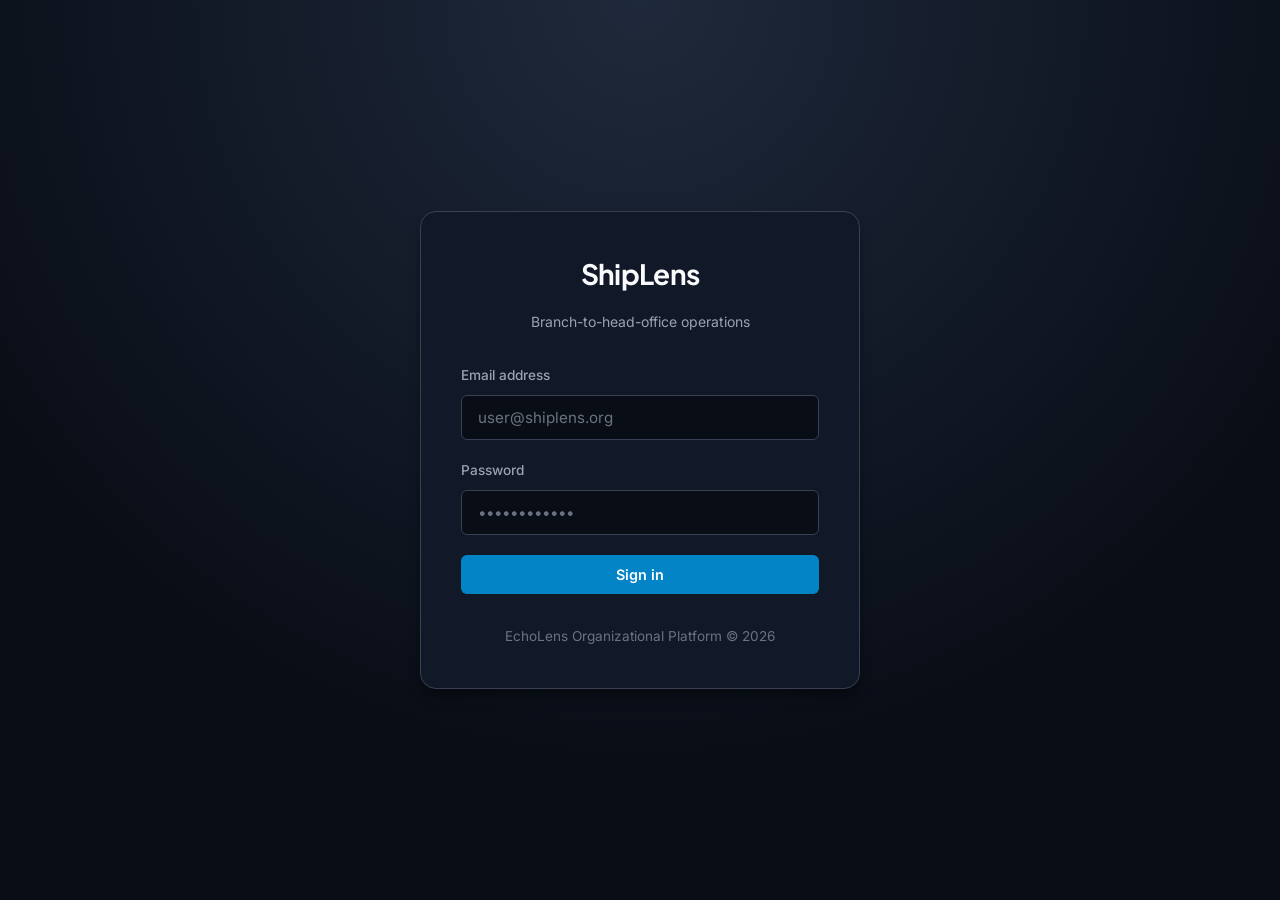
<file: Frontend/index.html>
<!DOCTYPE html>
<html lang="en">
<head>
    <meta charset="UTF-8">
    <title>Redirecting...</title>
</head>
<body>
    <p>Redirecting you to your destination...</p>

    <script>
        // Use .replace() so the user can't click "Back" into an infinite redirect loop
        window.location.replace("login.html");
    </script>
</body>
</html>
</file>
<file: Frontend/css/style.css>
/* Frontend/css/style.css — ShipLens Maritime Enterprise Design System */

:root {
  --bg-base: #090D16;
  --bg-surface: #111827;
  --bg-card: #1F2937;
  --border-color: #374151;
  
  --accent: #0284C7;
  --accent-hover: #0369A1;
  --accent-glow: rgba(2, 132, 199, 0.2);
  
  --text-main: #F9FAFB;
  --text-muted: #9CA3AF;
  --text-dim: #6B7280;
  
  --success: #059669;
  --success-bg: rgba(5, 150, 105, 0.1);
  --danger: #DC2626;
  --danger-bg: rgba(220, 38, 38, 0.1);
  --warning: #D97706;
  --warning-bg: rgba(217, 119, 6, 0.1);

  --font-sans: 'Inter', system-ui, -apple-system, sans-serif;
  --font-display: 'Plus Jakarta Sans', var(--font-sans);
  
  --radius-sm: 6px;
  --radius-md: 10px;
  --radius-lg: 16px;
  
  --shadow-subtle: 0 4px 6px -1px rgba(0, 0, 0, 0.2), 0 2px 4px -1px rgba(0, 0, 0, 0.1);
  --shadow-card: 0 10px 15px -3px rgba(0, 0, 0, 0.3), 0 4px 6px -2px rgba(0, 0, 0, 0.15);
}

*, *::before, *::after {
  box-sizing: border-box;
}

body {
  font-family: var(--font-sans);
  background-color: var(--bg-base);
  color: var(--text-main);
  margin: 0;
  padding: 0;
  min-height: 100vh;
  line-height: 1.6;
  -webkit-font-smoothing: antialiased;
}

:root {
  color-scheme: dark;
}

::placeholder {
  color: var(--text-dim);
  opacity: 1;
}

/* Typography & Headings */
h1, h2, h3, h4, h5, h6 {
  font-family: var(--font-display);
  font-weight: 700;
  letter-spacing: -0.025em;
  color: var(--text-main);
  margin-top: 0;
}

code, pre, .mono {
  font-family: ui-monospace, SFMono-Regular, Menlo, Monaco, Consolas, monospace;
  font-size: 0.9em;
  background: rgba(255, 255, 255, 0.05);
  padding: 0.2em 0.4em;
  border-radius: 4px;
}

/* Login Page Layout */
body.login-page {
  display: flex;
  justify-content: center;
  align-items: center;
  background: radial-gradient(circle at 50% 0%, #1E293B 0%, var(--bg-base) 70%);
}

.login-card {
  width: 100%;
  max-width: 440px;
  padding: 2.5rem;
  border-radius: var(--radius-lg);
  box-shadow: var(--shadow-card);
  background: var(--bg-surface);
  border: 1px solid var(--border-color);
}

.login-header {
  text-align: center;
  margin-bottom: 2rem;
}

.login-header h2 {
  font-size: 1.75rem;
  margin-bottom: 0.5rem;
  color: var(--text-main);
}

.login-footer {
  margin-top: 2rem;
  text-align: center;
  font-size: 0.85rem;
  color: var(--text-dim);
}

/* Navbar / Header */
.navbar {
  display: flex;
  justify-content: space-between;
  align-items: center;
  padding: 1rem 2rem;
  background: var(--bg-surface);
  border-bottom: 1px solid var(--border-color);
  position: sticky;
  top: 0;
  z-index: 100;
  backdrop-filter: blur(8px);
}

.brand {
  display: flex;
  align-items: center;
  gap: 1rem;
}

.brand strong {
  font-family: var(--font-display);
  font-size: 1.25rem;
  letter-spacing: -0.02em;
}

.user-nav {
  display: flex;
  align-items: center;
  gap: 1.5rem;
  font-size: 0.9rem;
}

#user-display {
  color: var(--text-muted);
}

/* Layout Grid */
.grid-layout {
  display: grid;
  grid-template-columns: 1fr 380px;
  gap: 2rem;
  padding: 2rem;
  max-width: 1600px;
  margin: 0 auto;
}

@media (max-width: 1100px) {
  .grid-layout {
    grid-template-columns: 1fr;
  }
}

.main-content {
  display: flex;
  flex-direction: column;
  gap: 2rem;
}

.sidebar {
  display: flex;
  flex-direction: column;
  gap: 2rem;
}

/* Cards & Boxes */
.box, article.box {
  background: var(--bg-surface);
  border: 1px solid var(--border-color);
  border-radius: var(--radius-md);
  padding: 1.5rem;
  box-shadow: var(--shadow-subtle);
}

.box-header {
  display: flex;
  justify-content: space-between;
  align-items: center;
  margin-bottom: 1.25rem;
  padding-bottom: 0.75rem;
  border-bottom: 1px solid var(--border-color);
}

.box-header h3 {
  margin: 0;
  font-size: 1.15rem;
}

/* Metrics Row */
.metrics-row {
  display: grid;
  grid-template-columns: repeat(auto-fit, minmax(200px, 1fr));
  gap: 1.25rem;
}

.metrics-row .box {
  padding: 1.25rem 1.5rem;
}

.metrics-row .subtext {
  margin: 0 0 0.5rem 0;
  font-size: 0.95rem;
  color: var(--text-muted);
}

.metrics-row h3 {
  font-size: 2.25rem;
  margin: 0;
  font-variant-numeric: tabular-nums;
  color: var(--accent);
}

.metrics-row h3.stat-ok {
  color: var(--success);
}

.metrics-row h3.stat-warn {
  color: var(--warning);
}

.metrics-row h3.stat-danger {
  color: var(--danger);
}

/* Table Container & Horizontal Scroll */
.table-container {
  overflow-x: auto;
  -webkit-overflow-scrolling: touch;
}

/* Chartist Dark Theme Overrides */
.ct-label {
  fill: var(--text-muted) !important;
  color: var(--text-muted) !important;
  font-size: 0.75rem !important;
  font-family: var(--font-sans) !important;
}

.ct-grid {
  stroke: rgba(255, 255, 255, 0.06) !important;
  stroke-dasharray: 3;
}

.ct-series-a .ct-slice-pie, .ct-series-a .ct-area {
  fill: var(--accent) !important;
}
.ct-series-a .ct-line, .ct-series-a .ct-point {
  stroke: var(--accent) !important;
}

.ct-series-b .ct-slice-pie, .ct-series-b .ct-area {
  fill: #10B981 !important;
}
.ct-series-b .ct-line, .ct-series-b .ct-point {
  stroke: #10B981 !important;
}

.ct-series-c .ct-slice-pie, .ct-series-c .ct-area {
  fill: #D97706 !important;
}
.ct-series-c .ct-line, .ct-series-c .ct-point {
  stroke: #D97706 !important;
}

/* An empty chart shows a message instead of a tall blank box. */
.ct-chart.ct-golden-section:has(> p)::before {
  display: none;
}

.ct-chart > p {
  margin: 0;
}

table.table {
  width: 100%;
  border-collapse: collapse;
  text-align: left;
  font-size: 0.925rem;
}

table.table th {
  background: rgba(255, 255, 255, 0.02);
  color: var(--text-muted);
  font-weight: 600;
  font-size: 0.8rem;
  padding: 0.875rem 1rem;
  border-bottom: 1px solid var(--border-color);
}

table.table td {
  padding: 0.875rem 1rem;
  border-bottom: 1px solid var(--border-color);
  color: var(--text-main);
  vertical-align: middle;
}

table.table tbody tr:hover {
  background: rgba(255, 255, 255, 0.015);
}

/* Badges & Chips */
.badge, .chip {
  display: inline-flex;
  align-items: center;
  padding: 0.25rem 0.625rem;
  border-radius: 9999px;
  font-size: 0.75rem;
  font-weight: 600;
  letter-spacing: 0.025em;
}

.badge.ok, .chip.ok {
  background: var(--success-bg);
  color: var(--success);
  border: 1px solid rgba(5, 150, 105, 0.2);
}

.badge.danger, .chip.danger {
  background: var(--danger-bg);
  color: var(--danger);
  border: 1px solid rgba(220, 38, 38, 0.2);
}

.chip {
  background: rgba(255, 255, 255, 0.08);
  color: var(--text-muted);
  border: 1px solid var(--border-color);
}

/* Forms & Inputs */
form p {
  margin-bottom: 1.25rem;
}

label {
  display: block;
  font-size: 0.85rem;
  font-weight: 500;
  color: var(--text-muted);
  margin-bottom: 0.5rem;
}

input[type="text"],
input[type="email"],
input[type="password"],
input[type="number"],
input[type="date"],
select,
textarea {
  width: 100%;
  padding: 0.75rem 1rem;
  background: var(--bg-base);
  border: 1px solid var(--border-color);
  border-radius: var(--radius-sm);
  color: var(--text-main);
  font-family: var(--font-sans);
  font-size: 0.95rem;
  transition: border-color 0.2s, box-shadow 0.2s;
}

input:focus, select:focus, textarea:focus {
  outline: none;
  border-color: var(--accent);
  box-shadow: 0 0 0 3px var(--accent-glow);
}

input, select, textarea {
  text-align: left;
}

.dialog, dialog {
  margin: auto;
}

dialog article.box header h3 {
  margin-bottom: 1.25rem;
}

/* Buttons */
button, .btn {
  display: inline-flex;
  align-items: center;
  justify-content: center;
  padding: 0.625rem 1.25rem;
  font-family: var(--font-sans);
  font-weight: 600;
  font-size: 0.9rem;
  border-radius: var(--radius-sm);
  border: 1px solid transparent;
  cursor: pointer;
  transition: background 0.2s, transform 0.1s;
}

button:active {
  transform: translateY(1px);
}

button.accent, .btn.accent {
  background: var(--accent);
  color: #ffffff;
}

button.accent:hover, .btn.accent:hover {
  background: var(--accent-hover);
}

button.danger, .btn.danger {
  background: var(--danger-bg);
  color: var(--danger);
  border-color: rgba(220, 38, 38, 0.3);
}

button.danger:hover {
  background: var(--danger);
  color: #ffffff;
}

button.small-btn {
  padding: 0.35rem 0.75rem;
  font-size: 0.8rem;
}

.full-width {
  width: 100%;
}

/* Dialog Modals */
dialog {
  background: var(--bg-surface);
  color: var(--text-main);
  border: 1px solid var(--border-color);
  border-radius: var(--radius-lg);
  padding: 0;
  max-width: 520px;
  width: 90%;
  box-shadow: 0 25px 50px -12px rgba(0, 0, 0, 0.5);
}

dialog::backdrop {
  background: rgba(9, 13, 22, 0.8);
  backdrop-filter: blur(4px);
}

dialog article.box {
  border: none;
  box-shadow: none;
  background: transparent;
  margin: 0;
}

.modal-actions {
  display: flex;
  justify-content: flex-end;
  gap: 1rem;
  margin-top: 2rem;
  padding-top: 1rem;
  border-top: 1px solid var(--border-color);
}

/* Audit Feed */
.audit-feed-list {
  display: flex;
  flex-direction: column;
  gap: 1rem;
  max-height: 380px;
  overflow-y: auto;
  padding-right: 0.5rem;
}

.audit-item {
  padding: 0.75rem 1rem;
  background: rgba(255, 255, 255, 0.02);
  border-left: 3px solid var(--accent);
  border-radius: 0 var(--radius-sm) var(--radius-sm) 0;
  font-size: 0.875rem;
}

.audit-item p {
  margin: 0 0 0.35rem 0;
}

.audit-item .subtext {
  font-size: 0.75rem;
  color: var(--text-dim);
}

/* Alerts */
.alert-error {
  background: var(--danger-bg);
  color: var(--danger);
  border: 1px solid rgba(220, 38, 38, 0.3);
  padding: 0.875rem 1rem;
  border-radius: var(--radius-sm);
  margin-bottom: 1.25rem;
  display: none;
  font-size: 0.9rem;
}

.subtext {
  color: var(--text-muted);
  font-size: 0.875rem;
}

.text-center {
  text-align: center;
}

/* Grid Utilities for Modals */
.modal-large {
  max-width: 720px;
}

.grid-2col {
  display: grid;
  grid-template-columns: 1fr 1fr;
  gap: 1.25rem;
}

@media (max-width: 768px) {
  .grid-2col {
    grid-template-columns: 1fr;
  }
}

/* Field hints & inline validation */
.field-hint {
  display: block;
  margin-top: 0.35rem;
  font-size: 0.78rem;
  color: var(--text-dim);
}

.inline-error {
  display: none;
  margin: 0 0 1rem 0;
  padding: 0.7rem 0.9rem;
  font-size: 0.875rem;
  color: var(--danger);
  background: var(--danger-bg);
  border: 1px solid rgba(220, 38, 38, 0.3);
  border-radius: var(--radius-sm);
}

/* UUID references: truncated on screen, full value on hover/focus */
.uuid {
  font-family: ui-monospace, SFMono-Regular, Menlo, Monaco, Consolas, monospace;
  font-size: 0.85em;
  color: var(--text-muted);
  border-bottom: 1px dotted var(--border-color);
  cursor: help;
}

.uuid:focus-visible {
  outline: 2px solid var(--accent);
  outline-offset: 2px;
}

/* Toasts */
.toast-host {
  position: fixed;
  right: 1.5rem;
  bottom: 1.5rem;
  display: flex;
  flex-direction: column;
  gap: 0.75rem;
  z-index: 1000;
  max-width: min(360px, calc(100vw - 3rem));
}

.toast {
  padding: 0.85rem 1rem;
  border-radius: var(--radius-sm);
  font-size: 0.875rem;
  background: var(--bg-card);
  color: var(--text-main);
  border-left: 3px solid var(--accent);
  box-shadow: var(--shadow-card);
  transition: opacity 0.25s ease, transform 0.25s ease;
}

.toast-error {
  border-left-color: var(--danger);
}

.toast-success {
  border-left-color: var(--success);
}

.toast-out {
  opacity: 0;
  transform: translateY(6px);
}

/* Checkboxes keep their own sizing inside forms */
input[type="checkbox"] {
  width: auto;
  margin-right: 0.5rem;
}

form label:has(> input[type="checkbox"]) {
  display: inline-flex;
  align-items: center;
  font-size: 0.9rem;
  color: var(--text-main);
  cursor: pointer;
}

select option {
  background: var(--bg-surface);
  color: var(--text-main);
}

/* Keyboard focus that is always visible on the dark palette */
:where(button, a, input, select, textarea, [tabindex]):focus-visible {
  outline: 2px solid var(--accent);
  outline-offset: 2px;
}

/* Respect reduced-motion preferences */
@media (prefers-reduced-motion: reduce) {
  *,
  *::before,
  *::after {
    animation-duration: 0.001ms !important;
    transition-duration: 0.001ms !important;
  }
}

@media (max-width: 640px) {
  .grid-layout {
    padding: 1.25rem;
  }

  .navbar {
    flex-wrap: wrap;
    gap: 0.75rem;
    padding: 1rem 1.25rem;
  }

  .brand,
  .user-nav {
    flex-wrap: wrap;
  }

  .box,
  article.box {
    padding: 1.15rem;
  }
}
</file>
